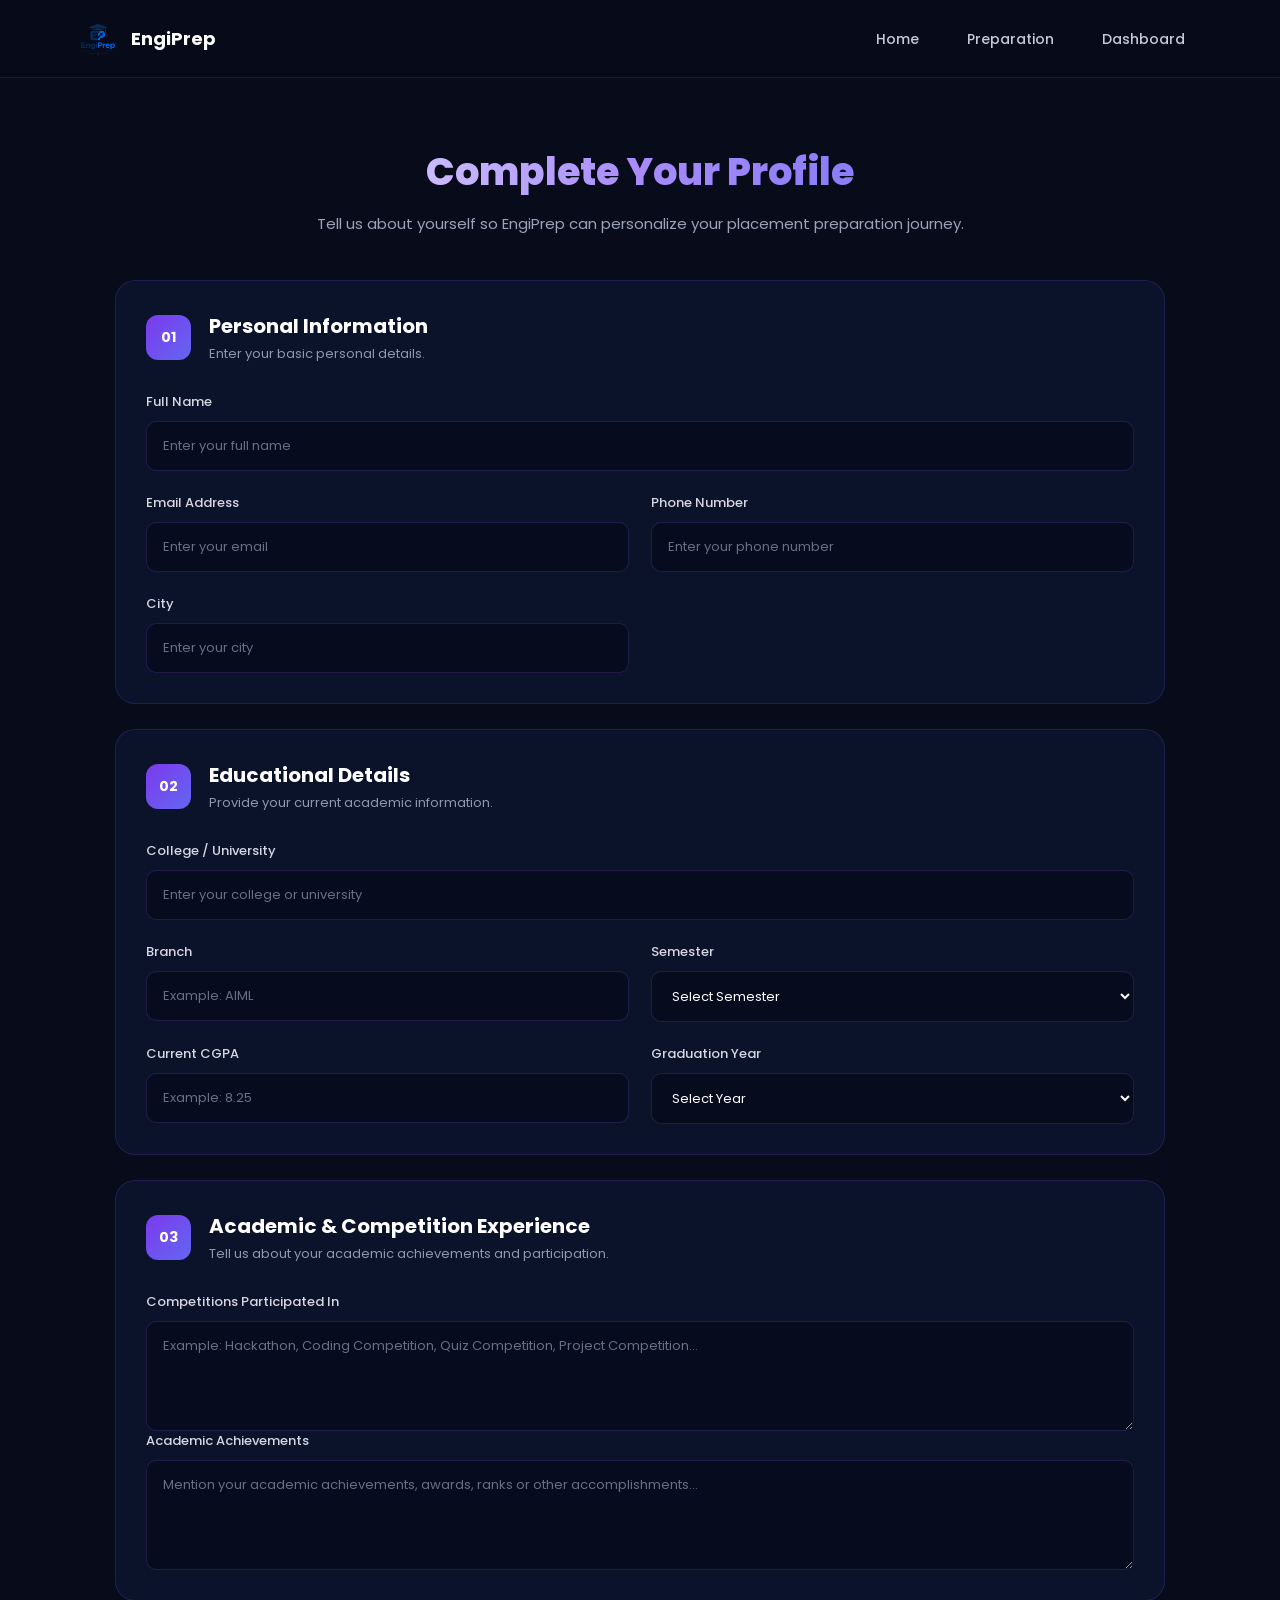
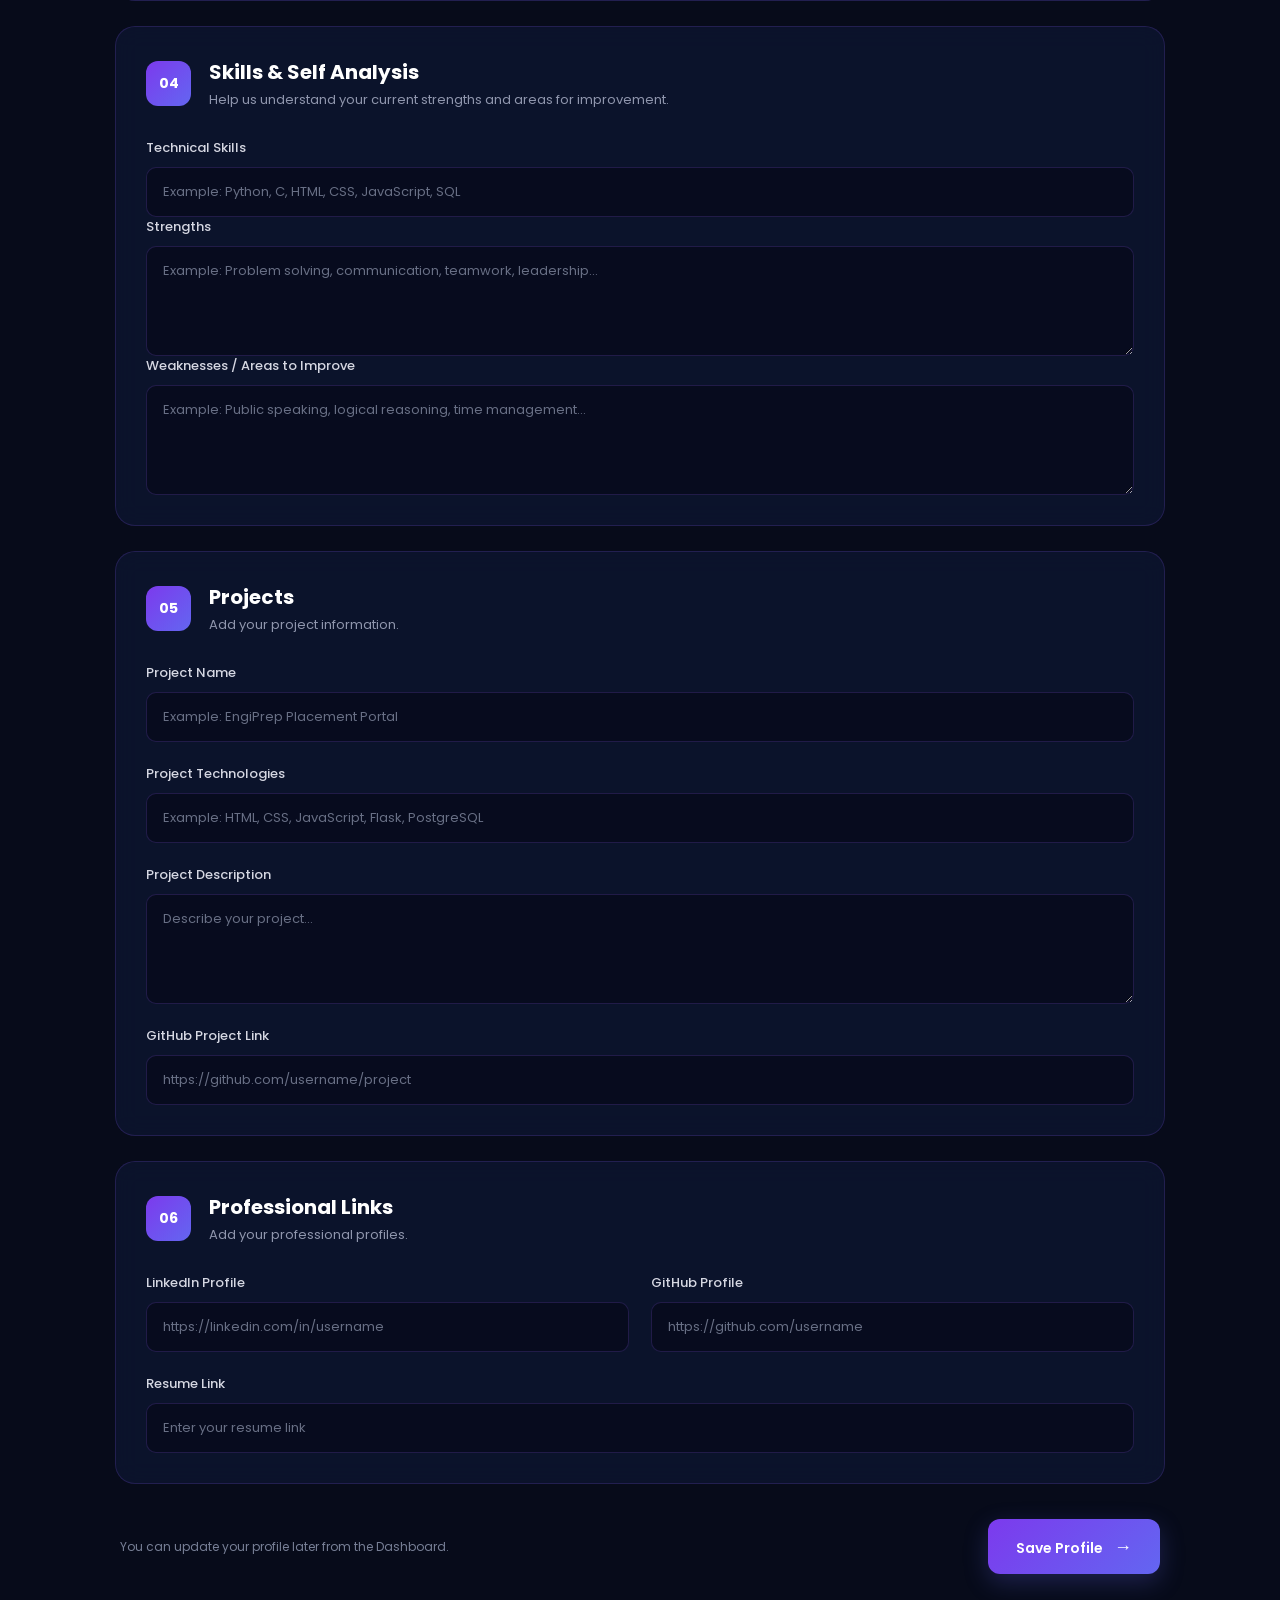
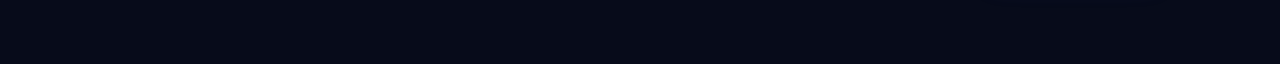
<file: templates/profile.html>
<!DOCTYPE html>
<html lang="en">

<head>
    <meta charset="UTF-8">
    <meta name="viewport" content="width=device-width, initial-scale=1.0">

    <title>Complete Profile - EngiPrep</title>
    <link rel="icon" type="image/png" href="{{ url_for('static', filename='images/favicon.png') }}">
    <link rel="stylesheet" href="/static/css/profile.css">
</head>

<body>

<header>

    <div class="logo">
        <img src="/static/images/EngiPrep_Logo.png" alt="EngiPrep Logo">
        <h2>EngiPrep</h2>
    </div>

    <nav>
        <ul>
            <li><a href="/">Home</a></li>
            <li><a href="/Preparation">Preparation</a></li>
            <li><a href="/Dashboard">Dashboard</a></li>
        </ul>
    </nav>

</header>


<main class="profile-page">

    <div class="profile-heading">
        <h1>Complete Your Profile</h1>

        <p>
            Tell us about yourself so EngiPrep can personalize your
            placement preparation journey.
        </p>
    </div>


    <form class="profile-form" action="/profile" method="POST">


        <section class="form-section">

            <div class="section-title">
                <span>01</span>

                <div>
                    <h2>Personal Information</h2>
                    <p>Enter your basic personal details.</p>
                </div>
            </div>


            <div class="form-grid">

                <div class="input-group full-width">
                    <label>Full Name</label>
                    <input
                        type="text"
                        name="full_name"
                        placeholder="Enter your full name"
                        required>
                </div>


                <div class="input-group">
                    <label>Email Address</label>
                    <input
                        type="email"
                        name="email"
                        placeholder="Enter your email"
                        required>
                </div>


                <div class="input-group">
                    <label>Phone Number</label>
                    <input
                        type="tel"
                        name="phone"
                        placeholder="Enter your phone number">
                </div>


                <div class="input-group">
                    <label>City</label>
                    <input
                        type="text"
                        name="city"
                        placeholder="Enter your city">
                </div>

            </div>

        </section>



        <section class="form-section">

            <div class="section-title">
                <span>02</span>

                <div>
                    <h2>Educational Details</h2>
                    <p>Provide your current academic information.</p>
                </div>
            </div>


            <div class="form-grid">

                <div class="input-group full-width">
                    <label>College / University</label>

                    <input
                        type="text"
                        name="college_name"
                        placeholder="Enter your college or university"
                        required>
                </div>


                <div class="input-group">
                    <label>Branch</label>

                    <input
                        type="text"
                        name="branch"
                        placeholder="Example: AIML"
                        required>
                </div>


                <div class="input-group">
                    <label>Semester</label>

                    <select name="semester" required>

                        <option value="">Select Semester</option>

                        <option value="1">Semester 1</option>
                        <option value="2">Semester 2</option>
                        <option value="3">Semester 3</option>
                        <option value="4">Semester 4</option>
                        <option value="5">Semester 5</option>
                        <option value="6">Semester 6</option>
                        <option value="7">Semester 7</option>
                        <option value="8">Semester 8</option>

                    </select>
                </div>


                <div class="input-group">
                    <label>Current CGPA</label>

                    <input
                        type="number"
                        name="cgpa"
                        min="0"
                        max="10"
                        step="0.01"
                        placeholder="Example: 8.25"
                        required>
                </div>


                <div class="input-group">
                    <label>Graduation Year</label>

                    <select name="graduation_year">

                        <option value="">Select Year</option>

                        <option value="2027">2027</option>
                        <option value="2028">2028</option>
                        <option value="2029">2029</option>
                        <option value="2030">2030</option>

                    </select>

                </div>

            </div>

        </section>



        <section class="form-section">

            <div class="section-title">
                <span>03</span>

                <div>
                    <h2>Academic & Competition Experience</h2>
                    <p>Tell us about your academic achievements and participation.</p>
                </div>
            </div>


            <div class="input-group full-width">

                <label>Competitions Participated In</label>

                <textarea
                    name="competitions"
                    placeholder="Example: Hackathon, Coding Competition, Quiz Competition, Project Competition..."></textarea>

            </div>


            <div class="input-group full-width">

                <label>Academic Achievements</label>

                <textarea
                    name="academic_achievements"
                    placeholder="Mention your academic achievements, awards, ranks or other accomplishments..."></textarea>

            </div>

        </section>



        <section class="form-section">

            <div class="section-title">
                <span>04</span>

                <div>
                    <h2>Skills & Self Analysis</h2>
                    <p>Help us understand your current strengths and areas for improvement.</p>
                </div>
            </div>


            <div class="input-group full-width">

                <label>Technical Skills</label>

                <input
                    type="text"
                    name="skills"
                    placeholder="Example: Python, C, HTML, CSS, JavaScript, SQL">
            </div>


            <div class="input-group full-width">

                <label>Strengths</label>

                <textarea
                    name="strengths"
                    placeholder="Example: Problem solving, communication, teamwork, leadership..."></textarea>

            </div>


            <div class="input-group full-width">

                <label>Weaknesses / Areas to Improve</label>

                <textarea
                    name="weaknesses"
                    placeholder="Example: Public speaking, logical reasoning, time management..."></textarea>

            </div>

        </section>



        <section class="form-section">

            <div class="section-title">
                <span>05</span>

                <div>
                    <h2>Projects</h2>
                    <p>Add your project information.</p>
                </div>
            </div>


            <div class="form-grid">

                <div class="input-group full-width">

                    <label>Project Name</label>

                    <input
                        type="text"
                        name="project_title"
                        placeholder="Example: EngiPrep Placement Portal">

                </div>


                <div class="input-group full-width">

                    <label>Project Technologies</label>

                    <input
                        type="text"
                        name="project_technologies"
                        placeholder="Example: HTML, CSS, JavaScript, Flask, PostgreSQL">

                </div>


                <div class="input-group full-width">

                    <label>Project Description</label>

                    <textarea
                        name="project_description"
                        placeholder="Describe your project..."></textarea>

                </div>


                <div class="input-group full-width">

                    <label>GitHub Project Link</label>

                    <input
                        type="url"
                        name="project_github"
                        placeholder="https://github.com/username/project">

                </div>

            </div>

        </section>



        <section class="form-section">

            <div class="section-title">
                <span>06</span>

                <div>
                    <h2>Professional Links</h2>
                    <p>Add your professional profiles.</p>
                </div>
            </div>


            <div class="form-grid">

                <div class="input-group">

                    <label>LinkedIn Profile</label>

                    <input
                        type="url"
                        name="linkedin"
                        placeholder="https://linkedin.com/in/username">

                </div>


                <div class="input-group">

                    <label>GitHub Profile</label>

                    <input
                        type="url"
                        name="github"
                        placeholder="https://github.com/username">

                </div>


                <div class="input-group full-width">

                    <label>Resume Link</label>

                    <input
                        type="url"
                        name="resume_link"
                        placeholder="Enter your resume link">

                </div>

            </div>

        </section>



        <div class="form-footer">

            <p>
                You can update your profile later from the Dashboard.
            </p>

            <button type="submit">
                Save Profile
                <span>→</span>
            </button>

        </div>


    </form>

</main>

</body>

</html>
</file>
<file: static/css/profile.css>
@import url('https://fonts.googleapis.com/css2?family=Poppins:wght@400;500;600;700;800&display=swap');

* {
    margin: 0;
    padding: 0;
    box-sizing: border-box;
}

html {
    scroll-behavior: smooth;
}

body {
    font-family: 'Poppins', sans-serif;
    background: #070b1a;
    color: #ffffff;
    min-height: 100vh;
}


header {
    height: 78px;
    width: 100%;
    padding: 0 6%;
    display: flex;
    align-items: center;
    justify-content: space-between;

    background: rgba(7, 11, 26, 0.92);
    border-bottom: 1px solid rgba(139, 92, 246, 0.18);

    position: sticky;
    top: 0;
    z-index: 1000;

    backdrop-filter: blur(15px);
}


.logo {
    display: flex;
    align-items: center;
    gap: 12px;
}

.logo img {
    width: 42px;
    height: 42px;
    object-fit: contain;
}

.logo h2 {
    font-size: 18px;
    font-weight: 700;
    color: #ffffff;
}


nav ul {
    display: flex;
    align-items: center;
    gap: 12px;
    list-style: none;
}

nav ul li a {
    color: #c7c9d9;
    text-decoration: none;
    padding: 10px 18px;
    border-radius: 10px;
    font-size: 14px;
    font-weight: 500;
    transition: 0.3s;
}

nav ul li a:hover {
    color: #ffffff;
    background: rgba(124, 58, 237, 0.15);
}


.profile-page {
    width: 100%;
    max-width: 1100px;
    margin: auto;
    padding: 65px 25px 80px;
}


.profile-heading {
    text-align: center;
    margin-bottom: 45px;
}

.profile-heading h1 {
    font-size: 38px;
    font-weight: 800;
    background: linear-gradient(
        90deg,
        #ffffff,
        #a78bfa,
        #6366f1
    );

    -webkit-background-clip: text;
    -webkit-text-fill-color: transparent;
}

.profile-heading p {
    margin-top: 12px;
    color: #9ca3b8;
    font-size: 15px;
}


.profile-form {
    display: flex;
    flex-direction: column;
    gap: 25px;
}


.form-section {
    background: rgba(15, 23, 50, 0.72);

    border: 1px solid rgba(139, 92, 246, 0.18);

    border-radius: 20px;

    padding: 30px;

    backdrop-filter: blur(12px);

    transition: 0.3s;
}

.form-section:hover {
    border-color: rgba(139, 92, 246, 0.35);
    transform: translateY(-2px);
}


.section-title {
    display: flex;
    align-items: center;
    gap: 18px;
    margin-bottom: 28px;
}


.section-title > span {
    width: 45px;
    height: 45px;

    display: flex;
    align-items: center;
    justify-content: center;

    border-radius: 12px;

    background: linear-gradient(
        135deg,
        #7c3aed,
        #6366f1
    );

    color: white;

    font-size: 14px;
    font-weight: 700;

    flex-shrink: 0;
}


.section-title h2 {
    font-size: 20px;
    font-weight: 700;
}


.section-title p {
    color: #8f96ad;
    font-size: 13px;
    margin-top: 3px;
}


.form-grid {
    display: grid;
    grid-template-columns: repeat(2, 1fr);
    gap: 22px;
}


.input-group {
    display: flex;
    flex-direction: column;
    gap: 9px;
}


.full-width {
    grid-column: 1 / -1;
}


.input-group label {
    color: #d5d7e2;
    font-size: 13px;
    font-weight: 500;
}


.input-group input,
.input-group select,
.input-group textarea {

    width: 100%;

    padding: 14px 16px;

    border-radius: 10px;

    border: 1px solid rgba(139, 92, 246, 0.2);

    background: rgba(7, 11, 26, 0.7);

    color: #ffffff;

    font-family: 'Poppins', sans-serif;

    font-size: 13px;

    outline: none;

    transition: 0.3s;
}


.input-group input::placeholder,
.input-group textarea::placeholder {
    color: #686f85;
}


.input-group input:focus,
.input-group select:focus,
.input-group textarea:focus {
    border-color: #7c3aed;

    box-shadow:
        0 0 0 3px rgba(124, 58, 237, 0.12);
}


.input-group select {
    cursor: pointer;
}


.input-group select option {
    background: #10152b;
    color: #ffffff;
}


.input-group textarea {
    min-height: 110px;
    resize: vertical;
}


.form-footer {
    display: flex;
    align-items: center;
    justify-content: space-between;

    padding: 10px 5px;
}


.form-footer p {
    color: #777f96;
    font-size: 12px;
}


.form-footer button {

    border: none;

    padding: 14px 28px;

    border-radius: 12px;

    background: linear-gradient(
        135deg,
        #7c3aed,
        #6366f1
    );

    color: #ffffff;

    font-family: 'Poppins', sans-serif;

    font-size: 14px;

    font-weight: 600;

    cursor: pointer;

    transition: 0.3s;

    box-shadow:
        0 8px 25px rgba(99, 102, 241, 0.25);
}


.form-footer button span {
    margin-left: 8px;
    font-size: 18px;
}


.form-footer button:hover {
    transform: translateY(-2px);

    box-shadow:
        0 12px 30px rgba(99, 102, 241, 0.35);
}


@media (max-width: 800px) {

    header {
        padding: 0 4%;
    }

    .logo h2 {
        font-size: 15px;
    }

    nav ul {
        gap: 3px;
    }

    nav ul li a {
        padding: 8px 10px;
        font-size: 12px;
    }

    .profile-page {
        padding: 45px 15px 60px;
    }

    .profile-heading h1 {
        font-size: 30px;
    }

    .form-grid {
        grid-template-columns: 1fr;
    }

    .full-width {
        grid-column: auto;
    }

    .form-footer {
        flex-direction: column;
        gap: 20px;
        align-items: stretch;
    }

    .form-footer button {
        width: 100%;
    }
}


@media (max-width: 550px) {

    header {
        height: auto;
        padding: 15px;
        flex-direction: column;
        gap: 12px;
    }

    .logo h2 {
        font-size: 14px;
    }

    nav ul {
        flex-wrap: wrap;
        justify-content: center;
    }

    .profile-heading h1 {
        font-size: 26px;
    }

    .form-section {
        padding: 20px;
        border-radius: 15px;
    }

    .section-title {
        align-items: flex-start;
    }

    .section-title h2 {
        font-size: 17px;
    }

    .section-title p {
        font-size: 11px;
    }
}
</file>
